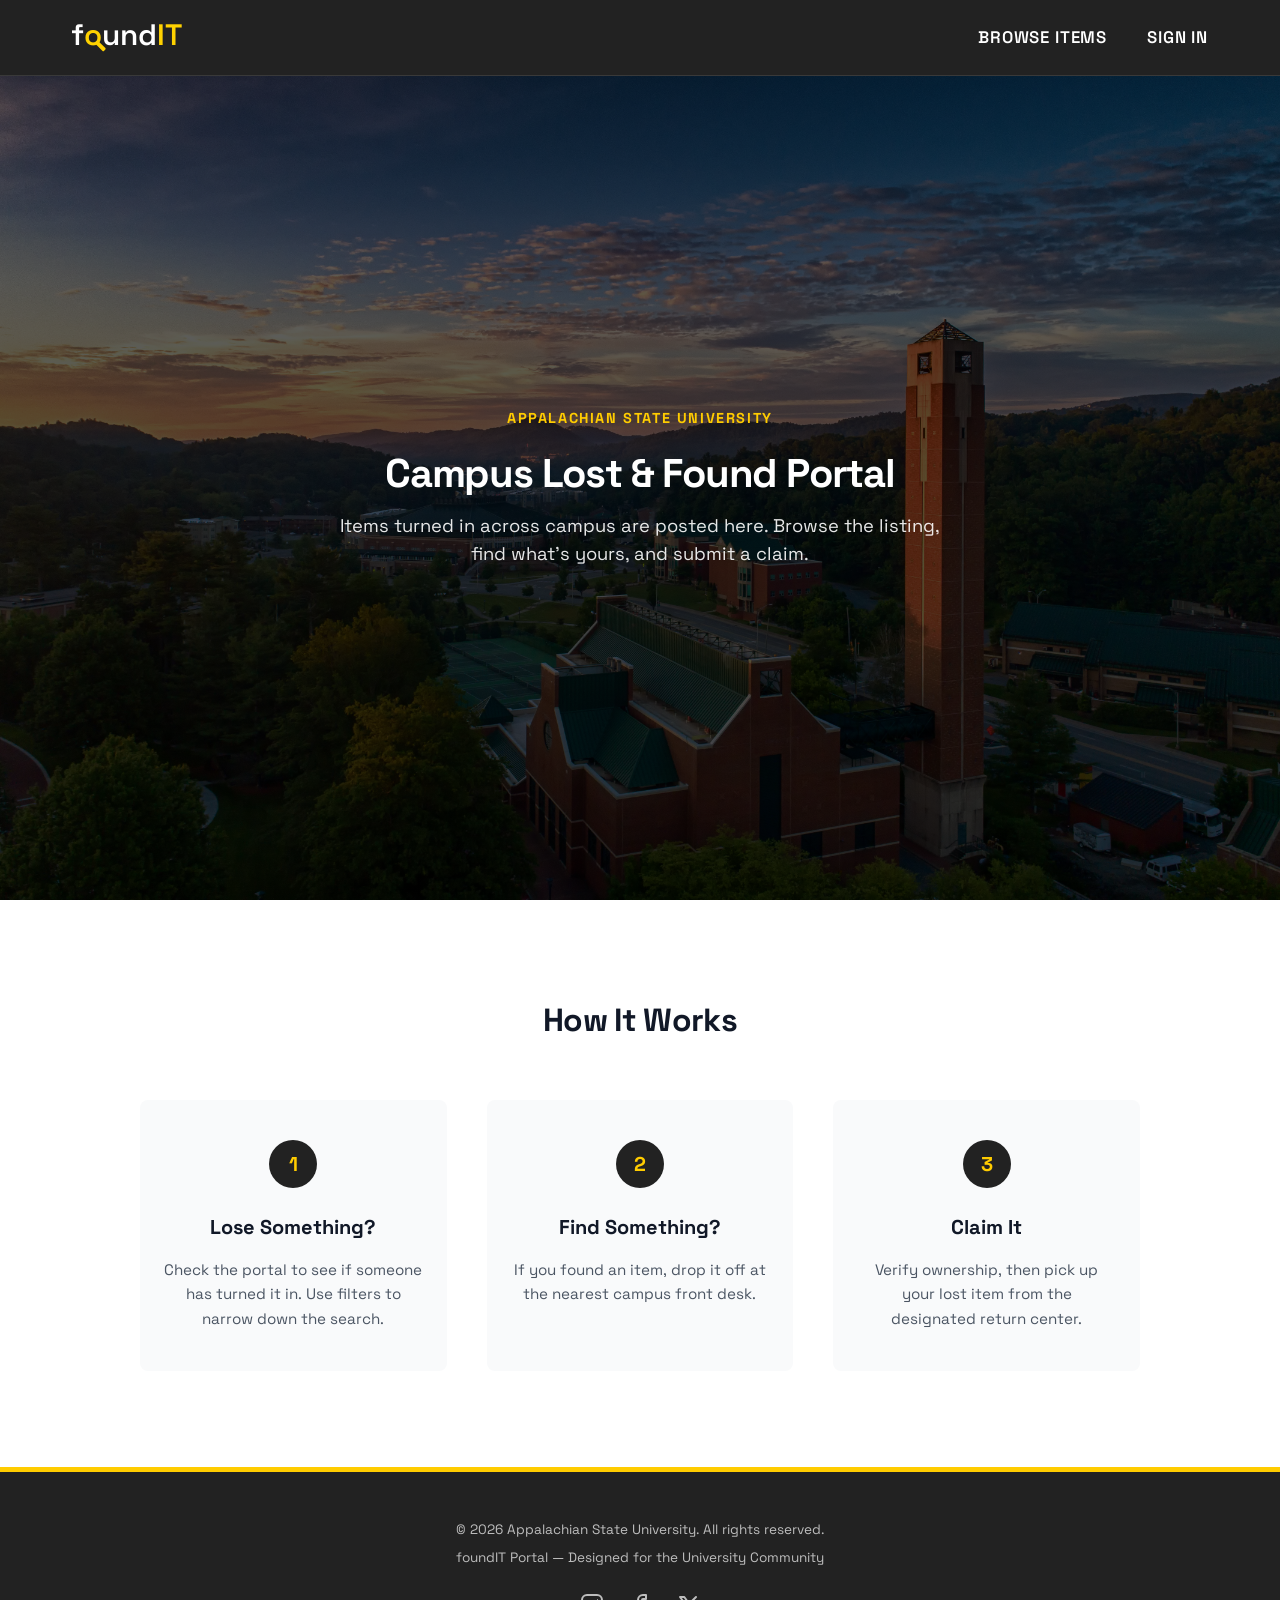
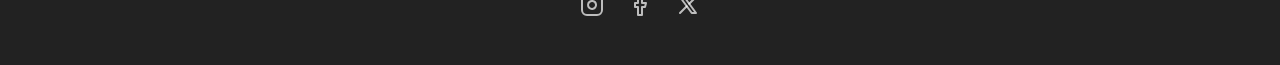
<file: src/main/resources/static/index.html>
<!doctype html>
<html lang="en">
  <head>
    <meta charset="UTF-8" />
    <meta name="viewport" content="width=device-width, initial-scale=1.0" />
    <meta
      name="description"
      content="Campus Lost & Found Portal for Appalachian State University."
    />
    <title>foundIT</title>
    <link rel="preconnect" href="https://fonts.googleapis.com" />
    <link rel="preconnect" href="https://fonts.gstatic.com" crossorigin />
    <link
      href="https://fonts.googleapis.com/css2?family=Inter:wght@400;500;600;700&family=Space+Grotesk:wght@400;500;600;700&display=swap"
      rel="stylesheet"
    />
    <link rel="stylesheet" href="css/main.css" />
  </head>

  <body>
    <nav class="top-nav">
      <div class="nav-container">
        <button
          type="button"
          id="nav-toggle-btn"
          class="nav-toggle"
          aria-label="Toggle navigation"
        >
          <svg
            xmlns="http://www.w3.org/2000/svg"
            width="24"
            height="24"
            viewBox="0 0 24 24"
            fill="none"
            stroke="currentColor"
            stroke-width="2"
            stroke-linecap="round"
            stroke-linejoin="round"
            aria-hidden="true"
          >
            <line x1="3" y1="6" x2="21" y2="6" />
            <line x1="3" y1="12" x2="21" y2="12" />
            <line x1="3" y1="18" x2="21" y2="18" />
          </svg>
        </button>

        <div class="nav-left">
          <a href="index.html" class="nav-brand">
            <img
              src="assets/logo.svg"
              alt="foundIT Logo"
              class="nav-logo"
              width="200"
              height="51"
            />
          </a>
        </div>

        <div class="nav-actions">
          <div class="nav-links">
            <a href="browse.html" class="nav-link">Browse Items</a>
            <a href="admin.html" id="nav-staff-link" class="nav-link" hidden>
              Create Listing
            </a>
            <a href="claimed.html" id="nav-claimed-link" class="nav-link" hidden>
              Claimed
            </a>
            <a href="index.html" id="nav-signout-link" class="nav-link" hidden>
              Sign Out
            </a>
          </div>
          <a href="signin.html" id="nav-auth-link" class="btn btn-primary">
            Sign In
          </a>
        </div>
      </div>
    </nav>

    <main class="hero-section">
      <div class="hero-content">
        <p class="location-tag">Appalachian State University</p>

        <div class="hero-text">
          <h1 class="hero-title">Campus Lost &amp; Found Portal</h1>
          <p class="hero-subtitle">
            Items turned in across campus are posted here. Browse the listing,
            find what's yours, and submit a claim.
          </p>
        </div>
      </div>
    </main>

    <section class="info-section">
      <div class="info-container">
        <h2 class="section-title">How It Works</h2>
        <div class="steps-grid">
          <div class="step-card">
            <div class="step-icon">1</div>
            <h3 class="step-title">Lose Something?</h3>
            <p class="step-desc">
              Check the portal to see if someone has turned it in. Use filters
              to narrow down the search.
            </p>
          </div>
          <div class="step-card">
            <div class="step-icon">2</div>
            <h3 class="step-title">Find Something?</h3>
            <p class="step-desc">
              If you found an item, drop it off at the nearest campus front
              desk.
            </p>
          </div>

          <div class="step-card">
            <div class="step-icon">3</div>
            <h3 class="step-title">Claim It</h3>
            <p class="step-desc">
              Verify ownership, then pick up your lost item from the designated
              return center.
            </p>
          </div>
        </div>
      </div>
    </section>

    <footer class="main-footer">
      <div class="footer-content">
        <p>&copy; 2026 Appalachian State University. All rights reserved.</p>
        <p>foundIT Portal &mdash; Designed for the University Community</p>

        <div class="footer-socials">
          <a
            href="https://www.instagram.com/appstate/"
            target="_blank"
            rel="noopener noreferrer"
            class="social-icon"
            aria-label="App State Instagram"
          >
            <svg
              xmlns="http://www.w3.org/2000/svg"
              width="24"
              height="24"
              viewBox="0 0 24 24"
              fill="none"
              stroke="currentColor"
              stroke-width="2"
              stroke-linecap="round"
              stroke-linejoin="round"
              aria-hidden="true"
            >
              <rect x="2" y="2" width="20" height="20" rx="5" />
              <path d="M16 11.37A4 4 0 1 1 12.63 8 4 4 0 0 1 16 11.37z" />
              <circle
                cx="17.5"
                cy="6.5"
                r="0.5"
                fill="currentColor"
                stroke="none"
              />
            </svg>
          </a>

          <a
            href="https://www.facebook.com/appalachianstateuniversity/"
            target="_blank"
            rel="noopener noreferrer"
            class="social-icon"
            aria-label="App State Facebook"
          >
            <svg
              xmlns="http://www.w3.org/2000/svg"
              width="24"
              height="24"
              viewBox="0 0 24 24"
              fill="none"
              stroke="currentColor"
              stroke-width="2"
              stroke-linecap="round"
              stroke-linejoin="round"
              aria-hidden="true"
            >
              <path
                d="M18 2h-3a5 5 0 0 0-5 5v3H7v4h3v8h4v-8h3l1-4h-4V7a1 1 0 0 1 1-1h3z"
              />
            </svg>
          </a>

          <a
            href="https://twitter.com/appstate"
            target="_blank"
            rel="noopener noreferrer"
            class="social-icon"
            aria-label="App State X (Twitter)"
          >
            <svg
              xmlns="http://www.w3.org/2000/svg"
              width="24"
              height="24"
              viewBox="0 0 24 24"
              fill="none"
              stroke="currentColor"
              stroke-width="2"
              stroke-linecap="round"
              stroke-linejoin="round"
              aria-hidden="true"
            >
              <path d="M4 4l11.733 16h4.267l-11.733-16z" />
              <path d="M4 20l6.768-6.768m2.46-2.46l6.772-6.772" />
            </svg>
          </a>
        </div>
      </div>
    </footer>
    <script src="js/main.js"></script>
  </body>
</html>
</file>
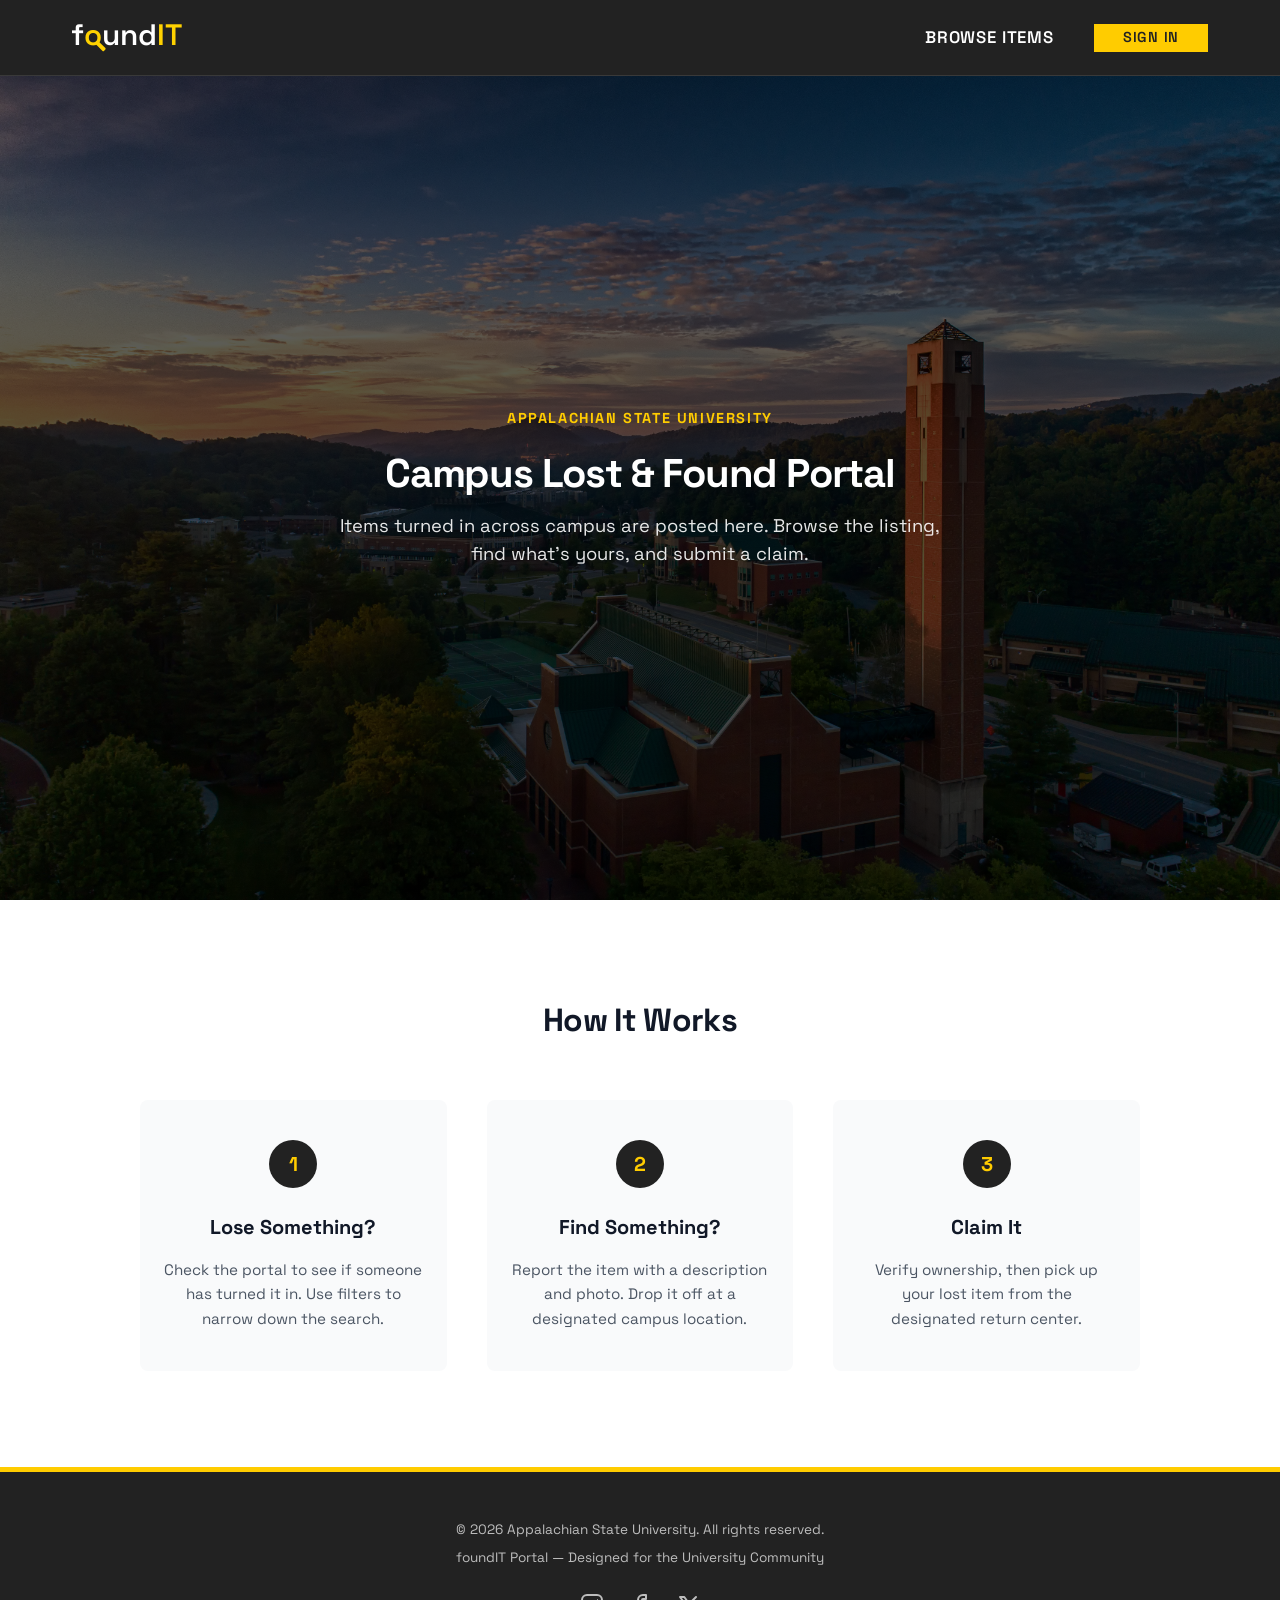
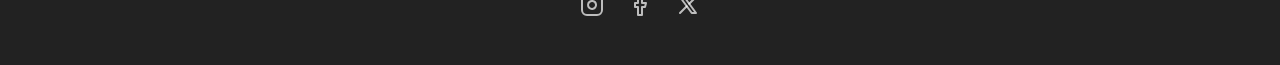
<file: src/main/resources/static/pages/index.html>
<!doctype html>
<html lang="en">
  <head>
    <meta charset="UTF-8" />
    <meta name="viewport" content="width=device-width, initial-scale=1.0" />
    <meta
      name="description"
      content="Campus Lost & Found Portal for Appalachian State University."
    />
    <title>foundIT</title>
    <link rel="preconnect" href="https://fonts.googleapis.com" />
    <link rel="preconnect" href="https://fonts.gstatic.com" crossorigin />
    <link
      href="https://fonts.googleapis.com/css2?family=Inter:wght@400;500;600;700&family=Space+Grotesk:wght@400;500;600;700&display=swap"
      rel="stylesheet"
    />
    <link rel="stylesheet" href="../css/main.css" />
  </head>

  <body>
    <nav class="top-nav">
      <div class="nav-container">
        <button
          type="button"
          id="nav-toggle-btn"
          class="nav-toggle"
          aria-label="Toggle navigation"
        >
          <svg
            xmlns="http://www.w3.org/2000/svg"
            width="24"
            height="24"
            viewBox="0 0 24 24"
            fill="none"
            stroke="currentColor"
            stroke-width="2"
            stroke-linecap="round"
            stroke-linejoin="round"
            aria-hidden="true"
          >
            <line x1="3" y1="6" x2="21" y2="6" />
            <line x1="3" y1="12" x2="21" y2="12" />
            <line x1="3" y1="18" x2="21" y2="18" />
          </svg>
        </button>

        <div class="nav-left">
          <a href="index.html" class="nav-brand">
            <img
              src="../assets/logo.svg"
              alt="foundIT Logo"
              class="nav-logo"
              width="200"
              height="51"
            />
          </a>
        </div>

        <div class="nav-actions">
          <div class="nav-links">
            <a href="browse.html" class="nav-link">Browse Items</a>
          </div>
          <a href="signin.html" class="btn btn-primary">Sign In</a>
        </div>
      </div>
    </nav>

    <main class="hero-section">
      <div class="hero-content">
        <p class="location-tag">Appalachian State University</p>

        <div class="hero-text">
          <h1 class="hero-title">Campus Lost &amp; Found Portal</h1>
          <p class="hero-subtitle">
            Items turned in across campus are posted here. Browse the listing,
            find what's yours, and submit a claim.
          </p>
        </div>
      </div>
    </main>

    <section class="info-section">
      <div class="info-container">
        <h2 class="section-title">How It Works</h2>
        <div class="steps-grid">
          <div class="step-card">
            <div class="step-icon">1</div>
            <h3 class="step-title">Lose Something?</h3>
            <p class="step-desc">
              Check the portal to see if someone has turned it in. Use filters
              to narrow down the search.
            </p>
          </div>
          <div class="step-card">
            <div class="step-icon">2</div>
            <h3 class="step-title">Find Something?</h3>
            <p class="step-desc">
              Report the item with a description and photo. Drop it off at a
              designated campus location.
            </p>
          </div>

          <div class="step-card">
            <div class="step-icon">3</div>
            <h3 class="step-title">Claim It</h3>
            <p class="step-desc">
              Verify ownership, then pick up your lost item from the designated
              return center.
            </p>
          </div>
        </div>
      </div>
    </section>

    <footer class="main-footer">
      <div class="footer-content">
        <p>&copy; 2026 Appalachian State University. All rights reserved.</p>
        <p>foundIT Portal &mdash; Designed for the University Community</p>

        <div class="footer-socials">
          <a
            href="https://www.instagram.com/appstate/"
            target="_blank"
            rel="noopener noreferrer"
            class="social-icon"
            aria-label="App State Instagram"
          >
            <svg
              xmlns="http://www.w3.org/2000/svg"
              width="24"
              height="24"
              viewBox="0 0 24 24"
              fill="none"
              stroke="currentColor"
              stroke-width="2"
              stroke-linecap="round"
              stroke-linejoin="round"
              aria-hidden="true"
            >
              <rect x="2" y="2" width="20" height="20" rx="5" />
              <path d="M16 11.37A4 4 0 1 1 12.63 8 4 4 0 0 1 16 11.37z" />
              <circle
                cx="17.5"
                cy="6.5"
                r="0.5"
                fill="currentColor"
                stroke="none"
              />
            </svg>
          </a>

          <a
            href="https://www.facebook.com/appalachianstateuniversity/"
            target="_blank"
            rel="noopener noreferrer"
            class="social-icon"
            aria-label="App State Facebook"
          >
            <svg
              xmlns="http://www.w3.org/2000/svg"
              width="24"
              height="24"
              viewBox="0 0 24 24"
              fill="none"
              stroke="currentColor"
              stroke-width="2"
              stroke-linecap="round"
              stroke-linejoin="round"
              aria-hidden="true"
            >
              <path
                d="M18 2h-3a5 5 0 0 0-5 5v3H7v4h3v8h4v-8h3l1-4h-4V7a1 1 0 0 1 1-1h3z"
              />
            </svg>
          </a>

          <a
            href="https://twitter.com/appstate"
            target="_blank"
            rel="noopener noreferrer"
            class="social-icon"
            aria-label="App State X (Twitter)"
          >
            <svg
              xmlns="http://www.w3.org/2000/svg"
              width="24"
              height="24"
              viewBox="0 0 24 24"
              fill="none"
              stroke="currentColor"
              stroke-width="2"
              stroke-linecap="round"
              stroke-linejoin="round"
              aria-hidden="true"
            >
              <path d="M4 4l11.733 16h4.267l-11.733-16z" />
              <path d="M4 20l6.768-6.768m2.46-2.46l6.772-6.772" />
            </svg>
          </a>
        </div>
      </div>
    </footer>
    <script src="../js/main.js"></script>
  </body>
</html>
</file>
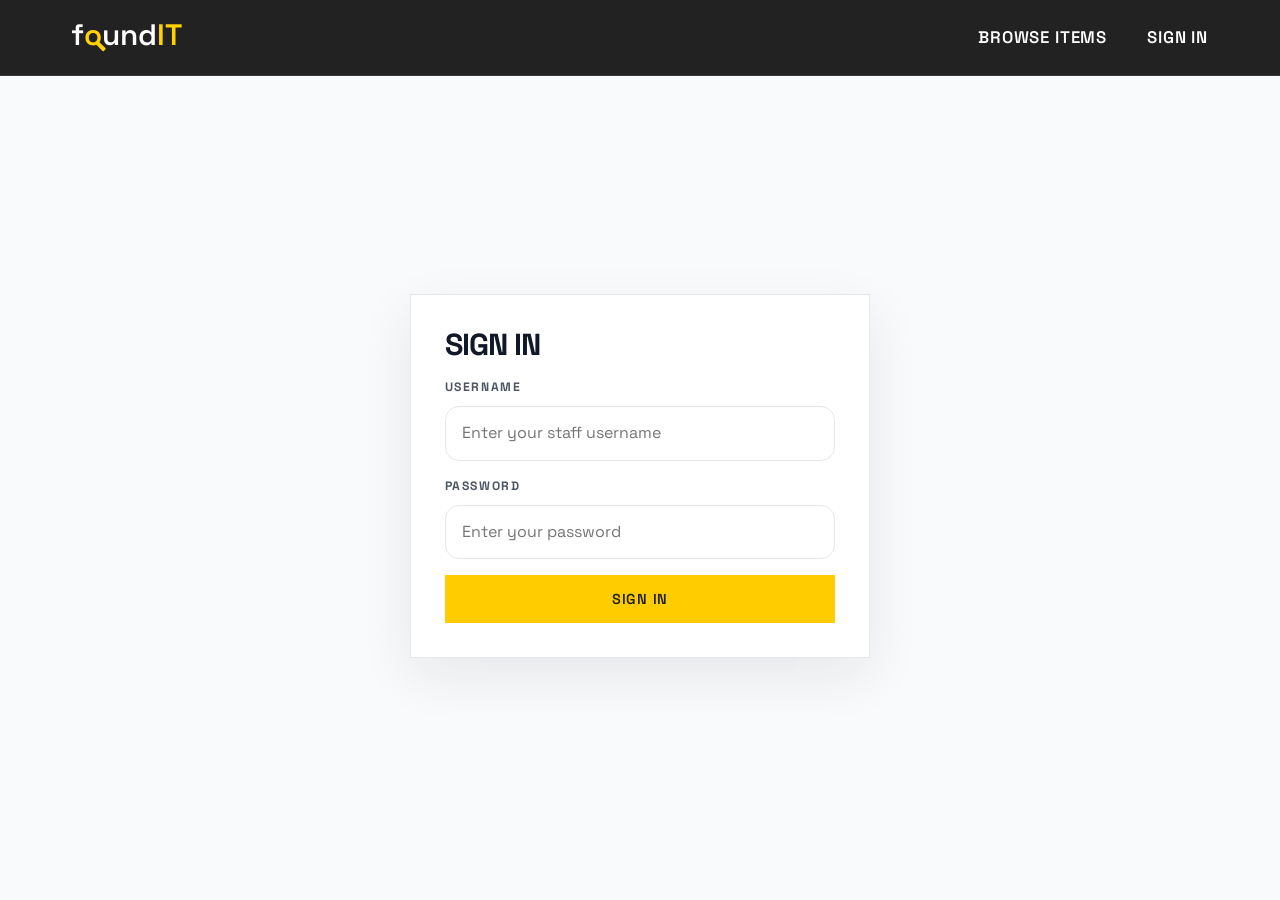
<file: src/main/resources/static/admin.html>
<!doctype html>
<html lang="en">
  <head>
    <meta charset="UTF-8" />
    <meta name="viewport" content="width=device-width, initial-scale=1.0" />
    <meta
      name="description"
      content="Simple staff page for desk workers and admins."
    />
    <title>foundIT Staff Page</title>
    <link rel="preconnect" href="https://fonts.googleapis.com" />
    <link rel="preconnect" href="https://fonts.gstatic.com" crossorigin />
    <link
      href="https://fonts.googleapis.com/css2?family=Inter:wght@400;500;600;700&family=Space+Grotesk:wght@400;500;600;700&display=swap"
      rel="stylesheet"
    />
    <link rel="stylesheet" href="css/main.css" />
  </head>

  <body data-page="admin">
    <nav class="top-nav">
      <div class="nav-container">
        <button
          type="button"
          id="nav-toggle-btn"
          class="nav-toggle"
          aria-label="Toggle navigation"
        >
          <svg
            xmlns="http://www.w3.org/2000/svg"
            width="24"
            height="24"
            viewBox="0 0 24 24"
            fill="none"
            stroke="currentColor"
            stroke-width="2"
            stroke-linecap="round"
            stroke-linejoin="round"
            aria-hidden="true"
          >
            <line x1="3" y1="6" x2="21" y2="6" />
            <line x1="3" y1="12" x2="21" y2="12" />
            <line x1="3" y1="18" x2="21" y2="18" />
          </svg>
        </button>

        <div class="nav-left">
          <a href="index.html" class="nav-brand">
            <img
              src="assets/logo.svg"
              alt="foundIT Logo"
              class="nav-logo"
              width="200"
              height="51"
            />
          </a>
        </div>

        <div class="nav-actions">
          <div class="nav-links">
            <a href="browse.html" class="nav-link">Browse Items</a>
            <a href="admin.html" id="nav-staff-link" class="nav-link" hidden>
              Create Listing
            </a>
            <a href="claimed.html" id="nav-claimed-link" class="nav-link" hidden>
              Claimed
            </a>
            <a href="index.html" id="nav-signout-link" class="nav-link" hidden>
              Sign Out
            </a>
          </div>
          <a href="signin.html" id="nav-auth-link" class="btn btn-primary">
            Sign In
          </a>
        </div>
      </div>
    </nav>

    <main class="admin-page">
      <section class="admin-simple-shell">
        <header class="admin-simple-header">
          <h1 class="admin-simple-title">Worker and Admin Page</h1>
        </header>

        <section class="admin-simple-card">
          <h2 class="admin-simple-section-title">Post Found Item</h2>
          <form id="admin-create-form" class="admin-simple-form">
            <label class="filter-group">
              <span class="filter-label">Item Name</span>
              <input
                class="filter-input"
                type="text"
                name="itemType"
                placeholder="Black backpack"
                required
              />
            </label>

            <label class="filter-group">
              <span class="filter-label">Description</span>
              <textarea
                class="filter-input filter-textarea"
                name="desc"
                placeholder="Short description of the item"
                required
              ></textarea>
            </label>

            <label class="filter-group">
              <span class="filter-label">Category</span>
              <select class="filter-select" name="category" required>
                <option value="">Select a category</option>
                <option value="Electronics">Electronics</option>
                <option value="IDs & Cards">IDs & Cards</option>
                <option value="Bags">Bags</option>
                <option value="Keys & Wallets">Keys & Wallets</option>
                <option value="Clothing">Clothing</option>
                <option value="School Supplies">School Supplies</option>
                <option value="Personal Items">Personal Items</option>
                <option value="Other">Other</option>
              </select>
            </label>

            <label class="filter-group">
              <span class="filter-label">Found Near</span>
              <select class="filter-select" name="loc" required>
                <option value="">Select a location</option>
                <option value="Belk Library">Belk Library</option>
                <option value="Plemmons Student Union">
                  Plemmons Student Union
                </option>
                <option value="Student Recreation Center">
                  Student Recreation Center
                </option>
                <option value="Peacock Hall">Peacock Hall</option>
                <option value="Kidd Brewer Stadium">Kidd Brewer Stadium</option>
                <option value="Sanford Mall">Sanford Mall</option>
              </select>
            </label>

            <label class="filter-group">
              <span class="filter-label">Returned To</span>
              <select class="filter-select" name="returnTo" required>
                <option value="">Select a front desk</option>
                <option value="Belk Library Front Desk">
                  Belk Library Front Desk
                </option>
                <option value="Plemmons Student Union Information Desk">
                  Plemmons Student Union Information Desk
                </option>
                <option value="Student Recreation Center Front Desk">
                  Student Recreation Center Front Desk
                </option>
                <option value="Peacock Hall Main Office Front Desk">
                  Peacock Hall Main Office Front Desk
                </option>
                <option value="Kidd Brewer Stadium Guest Services Desk">
                  Kidd Brewer Stadium Guest Services Desk
                </option>
              </select>
            </label>

            <button type="submit" class="btn btn-primary">
              Create Listing
            </button>
          </form>
          <div id="admin-status" class="status-banner" hidden></div>
        </section>
      </section>
    </main>

    <script src="js/main.js"></script>
  </body>
</html>
</file>
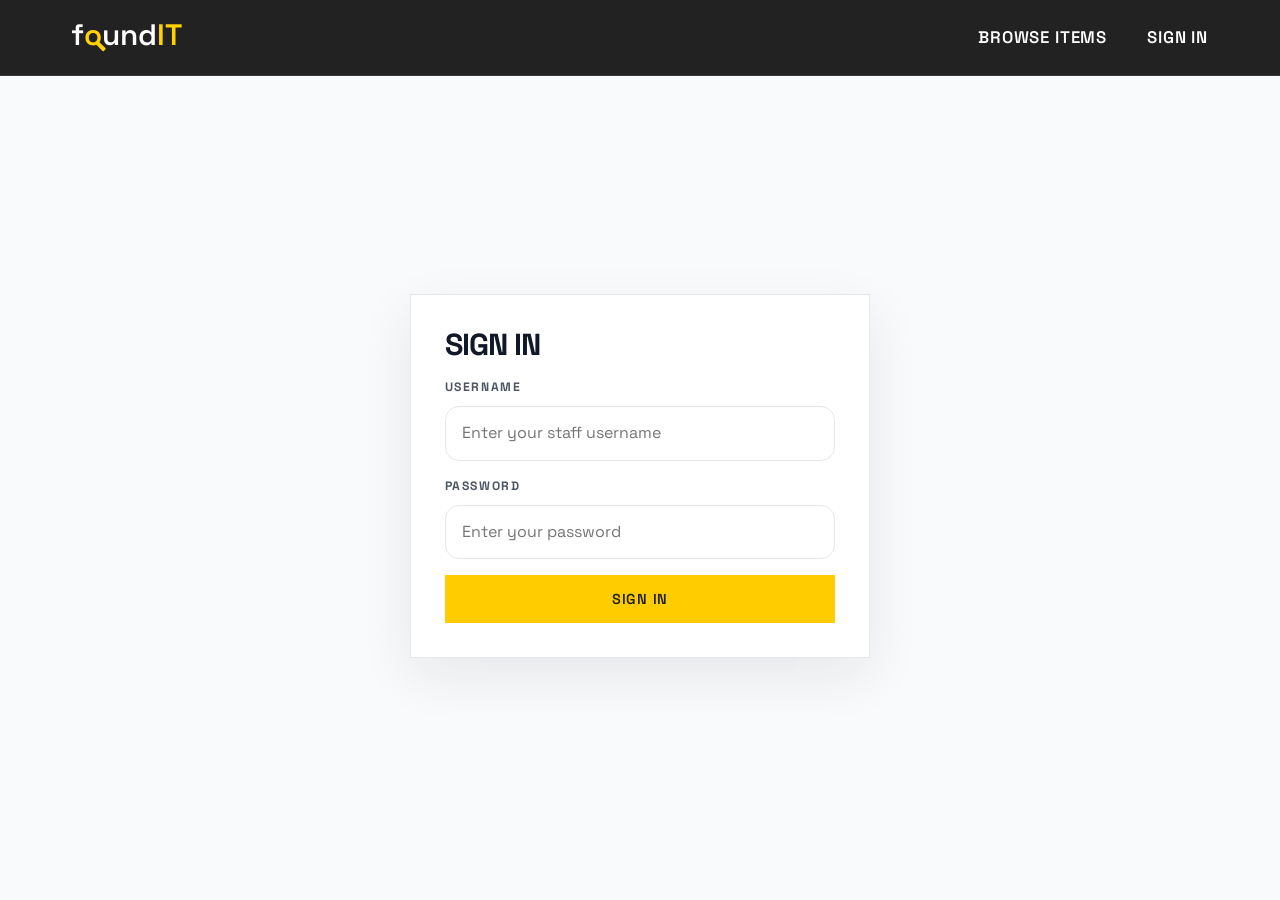
<file: src/main/resources/static/claimed.html>
<!doctype html>
<html lang="en">
  <head>
    <meta charset="UTF-8" />
    <meta name="viewport" content="width=device-width, initial-scale=1.0" />
    <meta
      name="description"
      content="Staff-only view of claimed campus lost-and-found items."
    />
    <title>foundIT Claimed Items</title>
    <link rel="preconnect" href="https://fonts.googleapis.com" />
    <link rel="preconnect" href="https://fonts.gstatic.com" crossorigin />
    <link
      href="https://fonts.googleapis.com/css2?family=Inter:wght@400;500;600;700&family=Space+Grotesk:wght@400;500;600;700&display=swap"
      rel="stylesheet"
    />
    <link rel="stylesheet" href="css/main.css" />
  </head>

  <body data-page="claimed">
    <nav class="top-nav">
      <div class="nav-container">
        <button
          type="button"
          id="nav-toggle-btn"
          class="nav-toggle"
          aria-label="Toggle navigation"
        >
          <svg
            xmlns="http://www.w3.org/2000/svg"
            width="24"
            height="24"
            viewBox="0 0 24 24"
            fill="none"
            stroke="currentColor"
            stroke-width="2"
            stroke-linecap="round"
            stroke-linejoin="round"
            aria-hidden="true"
          >
            <line x1="3" y1="6" x2="21" y2="6" />
            <line x1="3" y1="12" x2="21" y2="12" />
            <line x1="3" y1="18" x2="21" y2="18" />
          </svg>
        </button>

        <div class="nav-left">
          <a href="index.html" class="nav-brand">
            <img
              src="assets/logo.svg"
              alt="foundIT Logo"
              class="nav-logo"
              width="200"
              height="51"
            />
          </a>
        </div>

        <div class="nav-actions">
          <div class="nav-links">
            <a href="browse.html" class="nav-link">Browse Items</a>
            <a href="admin.html" id="nav-staff-link" class="nav-link" hidden>
              Create Listing
            </a>
            <a
              href="claimed.html"
              id="nav-claimed-link"
              class="nav-link"
              hidden
            >
              Claimed
            </a>
            <a href="index.html" id="nav-signout-link" class="nav-link" hidden>
              Sign Out
            </a>
          </div>
          <a href="signin.html" id="nav-auth-link" class="btn btn-primary">
            Sign In
          </a>
        </div>
      </div>
    </nav>

    <main class="browse-page">
      <section class="claimed-shell">
        <section class="browse-results" aria-label="Claimed items">
          <div class="browse-results-header">
            <div>
              <p class="section-eyebrow">Staff Claims</p>
              <h2>Claimed items</h2>
            </div>
          </div>

          <div id="claimed-status" class="status-banner" hidden></div>
          <div id="claimedGrid" class="item-grid" aria-live="polite"></div>
        </section>
      </section>
    </main>

    <script src="js/main.js"></script>
  </body>
</html>
</file>
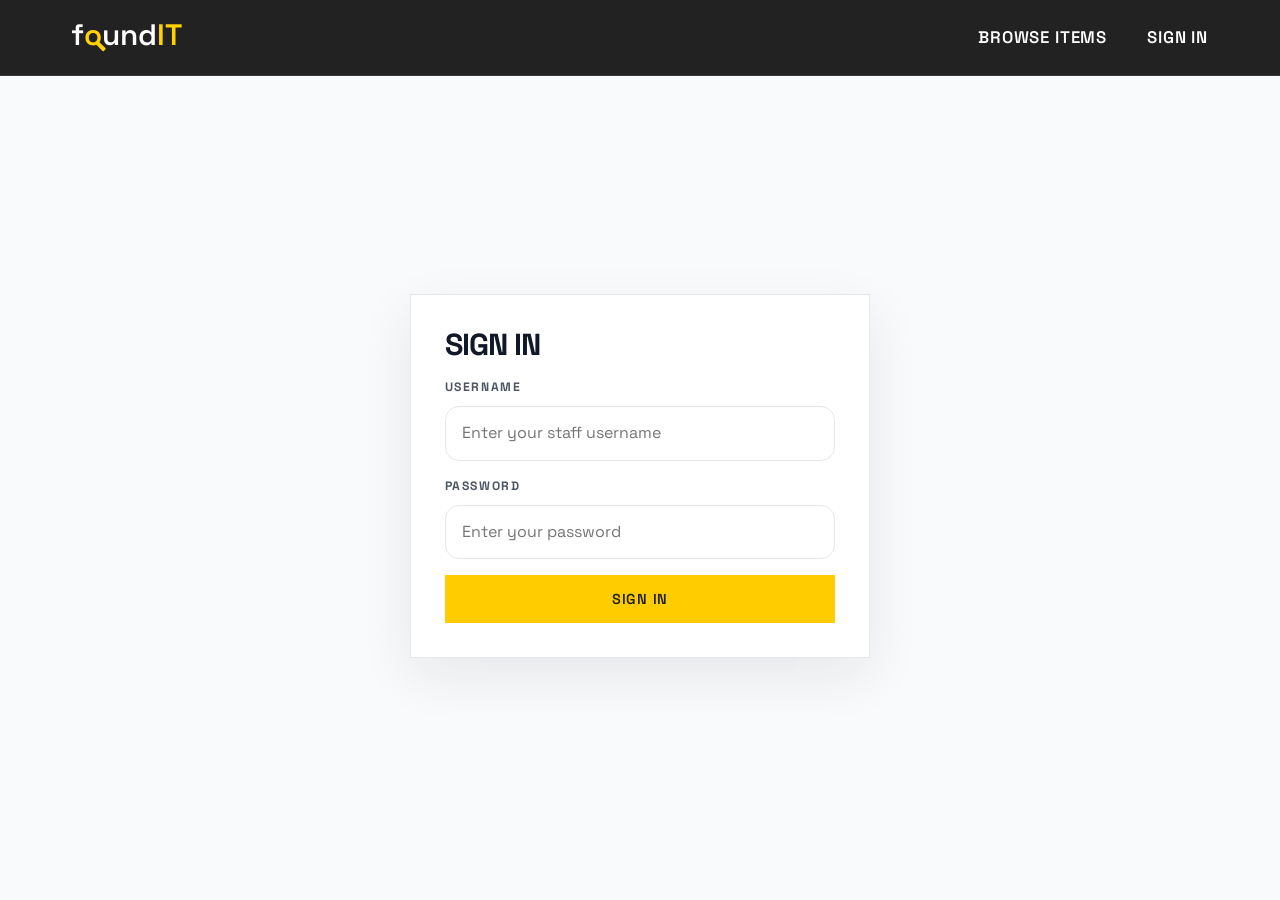
<file: src/main/resources/static/signin.html>
<!doctype html>
<html lang="en">
  <head>
    <meta charset="UTF-8" />
    <meta name="viewport" content="width=device-width, initial-scale=1.0" />
    <meta
      name="description"
      content="Staff sign-in portal for desk workers and administrators."
    />
    <title>foundIT Staff Sign In</title>
    <link rel="preconnect" href="https://fonts.googleapis.com" />
    <link rel="preconnect" href="https://fonts.gstatic.com" crossorigin />
    <link
      href="https://fonts.googleapis.com/css2?family=Inter:wght@400;500;600;700&family=Space+Grotesk:wght@400;500;600;700&display=swap"
      rel="stylesheet"
    />
    <link rel="stylesheet" href="css/main.css" />
  </head>

  <body>
    <nav class="top-nav">
      <div class="nav-container">
        <button
          type="button"
          id="nav-toggle-btn"
          class="nav-toggle"
          aria-label="Toggle navigation"
        >
          <svg
            xmlns="http://www.w3.org/2000/svg"
            width="24"
            height="24"
            viewBox="0 0 24 24"
            fill="none"
            stroke="currentColor"
            stroke-width="2"
            stroke-linecap="round"
            stroke-linejoin="round"
            aria-hidden="true"
          >
            <line x1="3" y1="6" x2="21" y2="6" />
            <line x1="3" y1="12" x2="21" y2="12" />
            <line x1="3" y1="18" x2="21" y2="18" />
          </svg>
        </button>

        <div class="nav-left">
          <a href="index.html" class="nav-brand">
            <img
              src="assets/logo.svg"
              alt="foundIT Logo"
              class="nav-logo"
              width="200"
              height="51"
            />
          </a>
        </div>

        <div class="nav-actions">
          <div class="nav-links">
            <a href="browse.html" class="nav-link">Browse Items</a>
            <a href="admin.html" id="nav-staff-link" class="nav-link" hidden>
              Create Listing
            </a>
            <a href="claimed.html" id="nav-claimed-link" class="nav-link" hidden>
              Claimed
            </a>
            <a href="index.html" id="nav-signout-link" class="nav-link" hidden>
              Sign Out
            </a>
          </div>
          <a href="signin.html" id="nav-auth-link" class="btn btn-primary">
            Sign In
          </a>
        </div>
      </div>
    </nav>

    <main class="auth-page">
      <section class="auth-shell">
        <section class="auth-card" aria-labelledby="staff-signin-heading">
          <h2 id="staff-signin-heading" class="auth-card-title">SIGN IN</h2>

          <form id="staff-signin-form" class="staff-signin-form">
            <label class="auth-field">
              <span class="filter-label">Username</span>
              <input
                class="filter-input"
                type="text"
                name="username"
                autocomplete="username"
                placeholder="Enter your staff username"
                required
              />
            </label>

            <label class="auth-field">
              <span class="filter-label">Password</span>
              <input
                class="filter-input"
                type="password"
                name="password"
                autocomplete="current-password"
                placeholder="Enter your password"
                required
              />
            </label>

            <button type="submit" class="btn btn-primary auth-submit">
              Sign In
            </button>
          </form>
          <div id="signin-status" class="status-banner" hidden></div>
        </section>
      </section>
    </main>

    <script src="js/main.js"></script>
  </body>
</html>
</file>
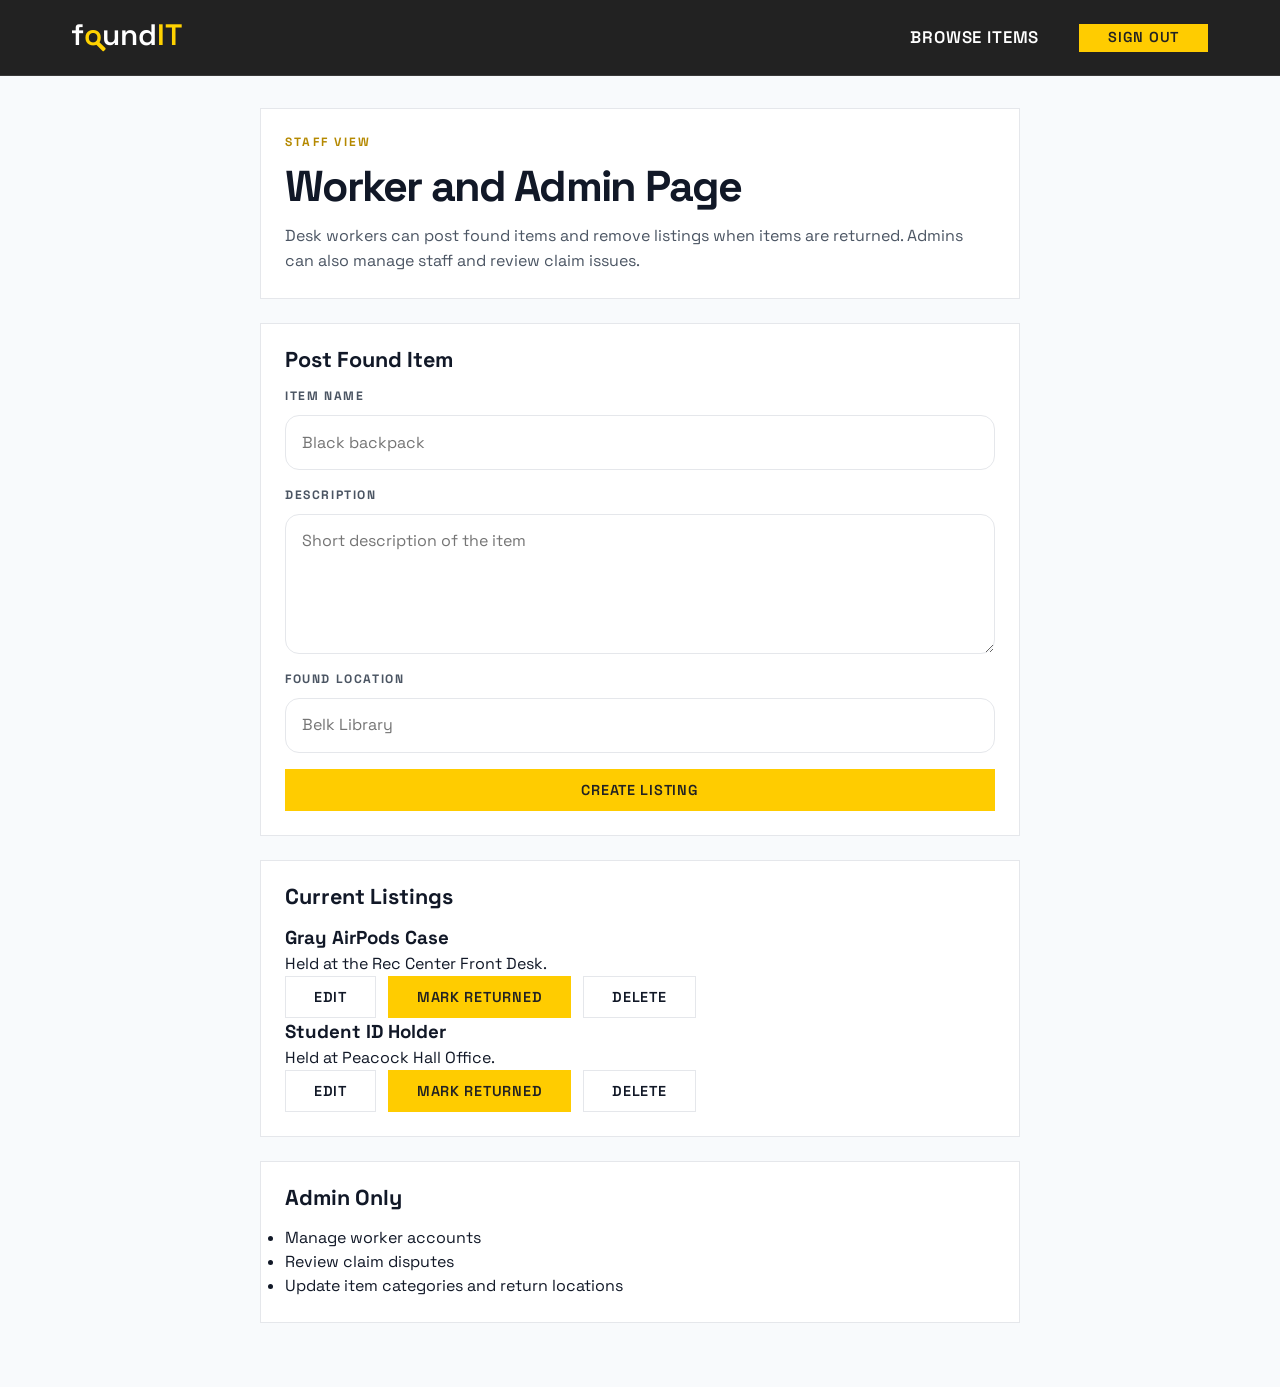
<file: src/main/resources/static/pages/admin.html>
<!doctype html>
<html lang="en">
  <head>
    <meta charset="UTF-8" />
    <meta name="viewport" content="width=device-width, initial-scale=1.0" />
    <meta
      name="description"
      content="Simple staff page for desk workers and admins."
    />
    <title>foundIT Staff Page</title>
    <link rel="preconnect" href="https://fonts.googleapis.com" />
    <link rel="preconnect" href="https://fonts.gstatic.com" crossorigin />
    <link
      href="https://fonts.googleapis.com/css2?family=Inter:wght@400;500;600;700&family=Space+Grotesk:wght@400;500;600;700&display=swap"
      rel="stylesheet"
    />
    <link rel="stylesheet" href="../css/main.css" />
  </head>

  <body>
    <nav class="top-nav">
      <div class="nav-container">
        <button
          type="button"
          id="nav-toggle-btn"
          class="nav-toggle"
          aria-label="Toggle navigation"
        >
          <svg
            xmlns="http://www.w3.org/2000/svg"
            width="24"
            height="24"
            viewBox="0 0 24 24"
            fill="none"
            stroke="currentColor"
            stroke-width="2"
            stroke-linecap="round"
            stroke-linejoin="round"
            aria-hidden="true"
          >
            <line x1="3" y1="6" x2="21" y2="6" />
            <line x1="3" y1="12" x2="21" y2="12" />
            <line x1="3" y1="18" x2="21" y2="18" />
          </svg>
        </button>

        <div class="nav-left">
          <a href="index.html" class="nav-brand">
            <img
              src="../assets/logo.svg"
              alt="foundIT Logo"
              class="nav-logo"
              width="200"
              height="51"
            />
          </a>
        </div>

        <div class="nav-actions">
          <div class="nav-links">
            <a href="browse.html" class="nav-link">Browse Items</a>
          </div>
          <a href="signin.html" class="btn btn-primary">Sign Out</a>
        </div>
      </div>
    </nav>

    <main class="admin-page">
      <section class="admin-simple-shell">
        <header class="admin-simple-header">
          <p class="section-eyebrow">Staff View</p>
          <h1 class="admin-simple-title">Worker and Admin Page</h1>
          <p class="admin-simple-copy">
            Desk workers can post found items and remove listings when items are
            returned. Admins can also manage staff and review claim issues.
          </p>
        </header>

        <section class="admin-simple-card">
          <h2 class="admin-simple-section-title">Post Found Item</h2>
          <form class="admin-simple-form">
            <label class="filter-group">
              <span class="filter-label">Item Name</span>
              <input
                class="filter-input"
                type="text"
                name="itemName"
                placeholder="Black backpack"
              />
            </label>

            <label class="filter-group">
              <span class="filter-label">Description</span>
              <textarea
                class="filter-input filter-textarea"
                name="description"
                placeholder="Short description of the item"
              ></textarea>
            </label>

            <label class="filter-group">
              <span class="filter-label">Found Location</span>
              <input
                class="filter-input"
                type="text"
                name="location"
                placeholder="Belk Library"
              />
            </label>

            <button type="button" class="btn btn-primary">
              Create Listing
            </button>
          </form>
        </section>

        <section class="admin-simple-card">
          <h2 class="admin-simple-section-title">Current Listings</h2>

          <article class="admin-simple-listing">
            <div>
              <h3>Gray AirPods Case</h3>
              <p>Held at the Rec Center Front Desk.</p>
            </div>
            <div class="admin-simple-actions">
              <button type="button" class="btn btn-secondary">Edit</button>
              <button type="button" class="btn btn-primary">
                Mark Returned
              </button>
              <button type="button" class="btn btn-secondary">Delete</button>
            </div>
          </article>

          <article class="admin-simple-listing">
            <div>
              <h3>Student ID Holder</h3>
              <p>Held at Peacock Hall Office.</p>
            </div>
            <div class="admin-simple-actions">
              <button type="button" class="btn btn-secondary">Edit</button>
              <button type="button" class="btn btn-primary">
                Mark Returned
              </button>
              <button type="button" class="btn btn-secondary">Delete</button>
            </div>
          </article>
        </section>

        <section class="admin-simple-card">
          <h2 class="admin-simple-section-title">Admin Only</h2>
          <ul class="admin-simple-list">
            <li>Manage worker accounts</li>
            <li>Review claim disputes</li>
            <li>Update item categories and return locations</li>
          </ul>
        </section>
      </section>
    </main>

    <script src="../js/main.js"></script>
  </body>
</html>
</file>
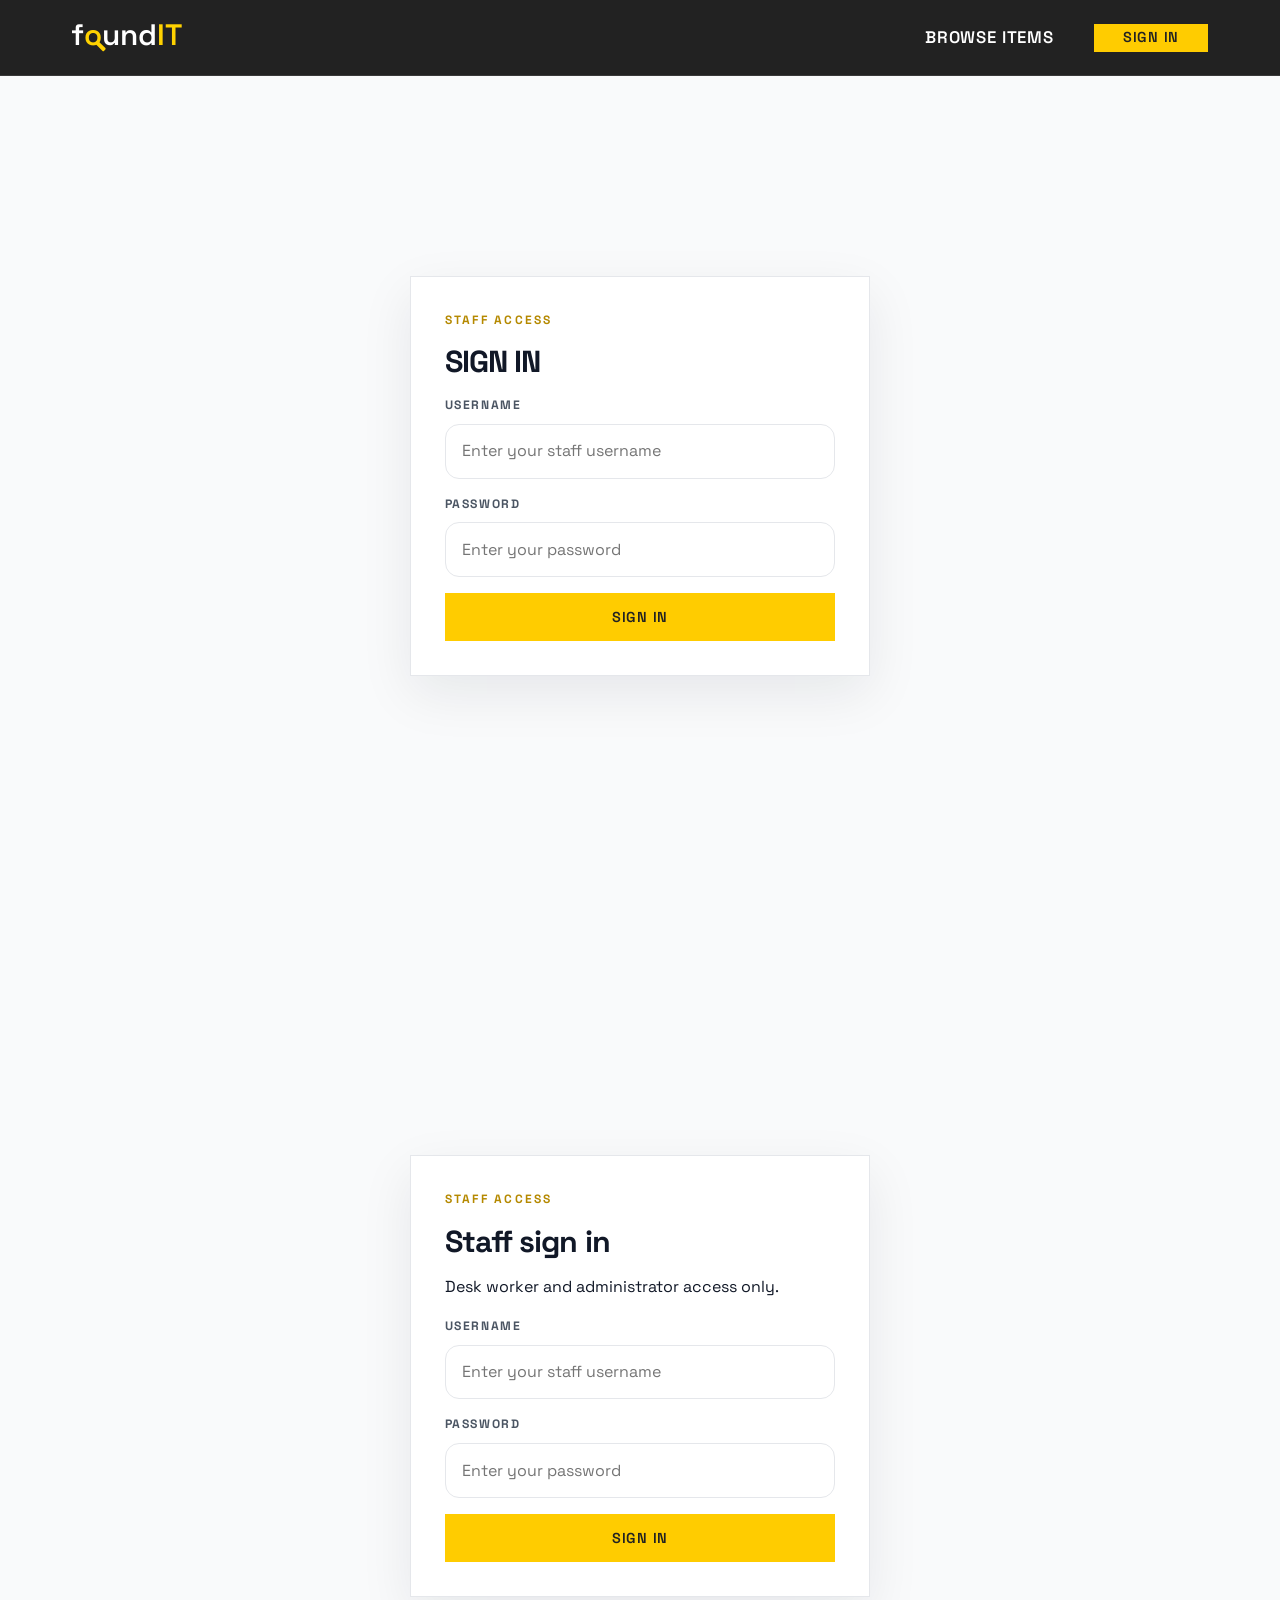
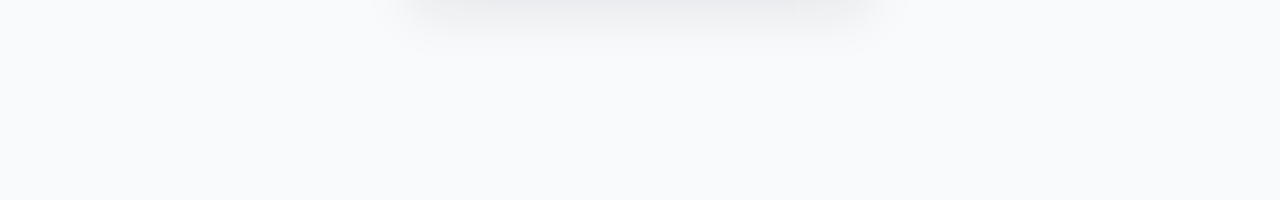
<file: src/main/resources/static/pages/signin.html>
<!doctype html>
<html lang="en">
  <head>
    <meta charset="UTF-8" />
    <meta name="viewport" content="width=device-width, initial-scale=1.0" />
    <meta
      name="description"
      content="Staff sign-in portal for desk workers and administrators."
    />
    <title>foundIT Staff Sign In</title>
    <link rel="preconnect" href="https://fonts.googleapis.com" />
    <link rel="preconnect" href="https://fonts.gstatic.com" crossorigin />
    <link
      href="https://fonts.googleapis.com/css2?family=Inter:wght@400;500;600;700&family=Space+Grotesk:wght@400;500;600;700&display=swap"
      rel="stylesheet"
    />
    <link rel="stylesheet" href="../css/main.css" />
  </head>

  <body>
    <nav class="top-nav">
      <div class="nav-container">
        <button
          type="button"
          id="nav-toggle-btn"
          class="nav-toggle"
          aria-label="Toggle navigation"
        >
          <svg
            xmlns="http://www.w3.org/2000/svg"
            width="24"
            height="24"
            viewBox="0 0 24 24"
            fill="none"
            stroke="currentColor"
            stroke-width="2"
            stroke-linecap="round"
            stroke-linejoin="round"
            aria-hidden="true"
          >
            <line x1="3" y1="6" x2="21" y2="6" />
            <line x1="3" y1="12" x2="21" y2="12" />
            <line x1="3" y1="18" x2="21" y2="18" />
          </svg>
        </button>

        <div class="nav-left">
          <a href="index.html" class="nav-brand">
            <img
              src="../assets/logo.svg"
              alt="foundIT Logo"
              class="nav-logo"
              width="200"
              height="51"
            />
          </a>
        </div>

        <div class="nav-actions">
          <div class="nav-links">
            <a href="browse.html" class="nav-link">Browse Items</a>
          </div>
          <a href="signin.html" class="btn btn-primary">Sign In</a>
        </div>
      </div>
    </nav>

    <main class="auth-page">
      <section class="auth-shell">
        <section class="auth-card" aria-labelledby="staff-signin-heading">
          <p class="section-eyebrow">Staff Access</p>
          <h2 id="staff-signin-heading" class="auth-card-title">SIGN IN</h2>
          <!-- <p class="auth-card-copy">
            Desk worker and administrator access only.
          </p> -->

          <form id="staff-signin-form" class="staff-signin-form">
            <label class="auth-field">
              <span class="filter-label">Username</span>
              <input
                class="filter-input"
                type="text"
                name="username"
                autocomplete="username"
                placeholder="Enter your staff username"
              />
            </label>

            <label class="auth-field">
              <span class="filter-label">Password</span>
              <input
                class="filter-input"
                type="password"
                name="password"
                autocomplete="current-password"
                placeholder="Enter your password"
              />
            </label>

            <button type="submit" class="btn btn-primary auth-submit">
              Sign In
            </button>
          </form>
          <div id="signin-status" class="status-banner" hidden></div>
        </section>
      </section>
    </main>

    <script src="../js/main.js"></script>
  </body>
</html>
<!doctype html>
<html lang="en">
  <head>
    <meta charset="UTF-8" />
    <meta name="viewport" content="width=device-width, initial-scale=1.0" />
    <meta
      name="description"
      content="Staff sign-in portal for desk workers and administrators."
    />
    <title>foundIT Staff Sign In</title>
    <link rel="preconnect" href="https://fonts.googleapis.com" />
    <link rel="preconnect" href="https://fonts.gstatic.com" crossorigin />
    <link
      href="https://fonts.googleapis.com/css2?family=Inter:wght@400;500;600;700&family=Space+Grotesk:wght@400;500;600;700&display=swap"
      rel="stylesheet"
    />
    <link rel="stylesheet" href="../css/main.css" />
  </head>

  <body>
    <nav class="top-nav">
      <div class="nav-container">
        <button
          type="button"
          id="nav-toggle-btn"
          class="nav-toggle"
          aria-label="Toggle navigation"
        >
          <svg
            xmlns="http://www.w3.org/2000/svg"
            width="24"
            height="24"
            viewBox="0 0 24 24"
            fill="none"
            stroke="currentColor"
            stroke-width="2"
            stroke-linecap="round"
            stroke-linejoin="round"
            aria-hidden="true"
          >
            <line x1="3" y1="6" x2="21" y2="6" />
            <line x1="3" y1="12" x2="21" y2="12" />
            <line x1="3" y1="18" x2="21" y2="18" />
          </svg>
        </button>

        <div class="nav-left">
          <a href="index.html" class="nav-brand">
            <img
              src="../assets/logo.svg"
              alt="foundIT Logo"
              class="nav-logo"
              width="200"
              height="51"
            />
          </a>
        </div>

        <div class="nav-actions">
          <div class="nav-links">
            <a href="browse.html" class="nav-link">Browse Items</a>
          </div>
          <a href="signin.html" class="btn btn-primary">Sign In</a>
        </div>
      </div>
    </nav>

    <main class="auth-page">
      <section class="auth-shell">
        <section class="auth-card" aria-labelledby="staff-signin-heading">
          <p class="section-eyebrow">Staff Access</p>
          <h2 id="staff-signin-heading" class="auth-card-title">
            Staff sign in
          </h2>
          <p class="auth-card-copy">
            Desk worker and administrator access only.
          </p>

          <form class="staff-signin-form">
            <label class="auth-field">
              <span class="filter-label">Username</span>
              <input
                class="filter-input"
                type="text"
                name="username"
                autocomplete="username"
                placeholder="Enter your staff username"
              />
            </label>

            <label class="auth-field">
              <span class="filter-label">Password</span>
              <input
                class="filter-input"
                type="password"
                name="password"
                autocomplete="current-password"
                placeholder="Enter your password"
              />
            </label>

            <button type="button" class="btn btn-primary auth-submit">
              Sign In
            </button>
          </form>
        </section>
      </section>
    </main>

    <script src="../js/main.js"></script>
  </body>
</html>
</file>
<file: src/main/resources/static/css/main.css>
:root {
  --primary-color: #222222;
  --accent-color: #ffcc00;
  --text-primary: #111827;
  --text-secondary: #4b5563;
  --bg-primary: #f9fafb;
  --bg-surface: #ffffff;
  --border-color: #e5e7eb;
  --nav-height: 76px;
  --transition-speed: 0.2s;
}

/* Base */

* {
  box-sizing: border-box;
  margin: 0;
  padding: 0;
}

body {
  font-family: "Space Grotesk", "Inter", -apple-system, BlinkMacSystemFont,
    "Segoe UI", Roboto, Helvetica, Arial, sans-serif;
  background-color: var(--bg-primary);
  color: var(--text-primary);
  line-height: 1.5;
  -webkit-font-smoothing: antialiased;
  -ms-overflow-style: none;
  scrollbar-width: none;
}

body::-webkit-scrollbar {
  display: none;
}

a {
  color: inherit;
  text-decoration: none;
}

[hidden] {
  display: none !important;
}

/* Navigation */

.top-nav {
  position: fixed;
  top: 0;
  left: 0;
  z-index: 1000;
  width: 100%;
  height: var(--nav-height);
  background-color: var(--primary-color);
  border-bottom: 1px solid rgba(255, 255, 255, 0.1);
}

/* Keep the navbar still. No motion or hover animation. */
.top-nav,
.top-nav *,
.top-nav *::before,
.top-nav *::after {
  animation: none !important;
  transition: none !important;
}

.nav-container {
  display: flex;
  align-items: center;
  justify-content: space-between;
  width: 100%;
  max-width: 1200px;
  height: 100%;
  margin: 0 auto;
  padding: 0 2rem;
}

.nav-left {
  display: flex;
  align-items: center;
  gap: 3rem;
}

.nav-brand {
  display: flex;
  align-items: center;
}

.nav-logo {
  display: block;
  width: auto;
  max-width: 110px;
  height: 28px;
  user-drag: none;
  user-select: none;
  -webkit-user-drag: none;
  -webkit-user-select: none;
  -moz-user-select: none;
  -ms-user-select: none;
}

.nav-actions {
  display: flex;
  align-items: center;
  justify-content: flex-end;
  gap: 2.5rem;
}

.nav-links {
  display: flex;
  align-items: center;
  justify-content: flex-start;
  gap: 2.5rem;
}

.nav-link {
  display: inline-flex;
  align-items: center;
  justify-content: center;
  padding: 0;
  border: none;
  background: transparent;
  box-shadow: none;
  color: #ffffff;
  font-size: 1.05rem;
  font-weight: 600;
  line-height: 1;
  letter-spacing: 0.05em;
  text-transform: uppercase;
}

.nav-link:hover {
  color: var(--accent-color);
}

.nav-user-link {
  white-space: nowrap;
  letter-spacing: 0.02em;
  text-transform: none;
}

.nav-toggle {
  display: none;
  padding: 0.5rem;
  border: none;
  background: none;
  color: #ffffff;
  cursor: pointer;
}

/* Buttons */

.btn {
  display: inline-flex;
  align-items: center;
  justify-content: center;
  height: 28px;
  padding: 0 1.75rem;
  border: 1px solid var(--accent-color);
  border-radius: 0;
  font-family: inherit;
  font-size: 0.9rem;
  font-weight: 600;
  letter-spacing: 0.05em;
  text-transform: uppercase;
  cursor: pointer;
  transition: all var(--transition-speed) ease;
}

.btn-primary {
  background-color: var(--accent-color);
  color: var(--primary-color);
}

.btn-primary:hover {
  background-color: transparent;
  color: var(--accent-color);
}

.btn-secondary {
  background-color: transparent;
  border-color: var(--border-color);
  color: var(--text-primary);
}

.btn-secondary:hover {
  background-color: var(--text-primary);
  border-color: var(--text-primary);
  color: #ffffff;
}

/* The auth link in the navbar should look like the other nav links. */
.top-nav #nav-auth-link {
  width: auto;
  height: auto;
  padding: 0;
  border: none;
  background: transparent;
  box-shadow: none;
  color: #ffffff;
  font-size: 1.05rem;
  line-height: 1;
}

.top-nav #nav-auth-link:hover {
  border: none;
  background: transparent;
  color: var(--accent-color);
}

/* This is for our Landing page */

.hero-section {
  display: flex;
  flex-direction: column;
  align-items: center;
  justify-content: center;
  min-height: 100vh;
  padding-top: var(--nav-height);
  padding-left: 1.5rem;
  padding-right: 1.5rem;
  text-align: center;
  background:
    linear-gradient(rgba(0, 0, 0, 0.6), rgba(0, 0, 0, 0.7)),
    url("../assets/accolades-campus.jpg") no-repeat center center;
  background-size: cover;
}

.hero-content {
  display: flex;
  flex-direction: column;
  align-items: center;
  gap: 1.4rem;
  max-width: 800px;
  animation: fadeIn 0.8s ease-out;
}

.location-tag {
  display: block;
  padding: 0;
  border: 0;
  background: transparent;
  box-shadow: none;
  color: var(--accent-color);
  font-size: 0.9rem;
  font-weight: 700;
  letter-spacing: 0.1rem;
  text-align: center;
  text-transform: uppercase;
}

.hero-text {
  display: flex;
  flex-direction: column;
  align-items: center;
  gap: 1rem;
}

.hero-title {
  color: #ffffff;
  font-size: 2.5rem;
  font-weight: 800;
  line-height: 1.1;
  letter-spacing: -0.03em;
}

.hero-subtitle {
  max-width: 600px;
  color: rgba(255, 255, 255, 0.9);
  font-size: 1.15rem;
  font-weight: 400;
}

@keyframes fadeIn {
  from {
    opacity: 0;
    transform: translateY(20px);
  }

  to {
    opacity: 1;
    transform: translateY(0);
  }
}

.info-section {
  padding: 6rem 1.5rem;
  background-color: #ffffff;
  text-align: center;
}

.info-container {
  max-width: 1000px;
  margin: 0 auto;
}

.section-title {
  margin-bottom: 3.5rem;
  color: var(--text-primary);
  font-size: 2rem;
  font-weight: 800;
  letter-spacing: -0.02em;
}

.steps-grid {
  display: grid;
  grid-template-columns: repeat(auto-fit, minmax(280px, 1fr));
  gap: 2.5rem;
}

.step-card {
  padding: 2.5rem 1.5rem;
  background-color: var(--bg-primary);
  border-radius: 8px;
}

.step-icon {
  display: flex;
  align-items: center;
  justify-content: center;
  width: 48px;
  height: 48px;
  margin: 0 auto 1.5rem;
  border-radius: 50%;
  background-color: var(--primary-color);
  color: var(--accent-color);
  font-size: 1.25rem;
  font-weight: 700;
}

.step-title {
  margin-bottom: 1rem;
  color: var(--text-primary);
  font-size: 1.25rem;
  font-weight: 700;
}

.step-desc {
  color: var(--text-secondary);
  font-size: 0.95rem;
  line-height: 1.6;
}

/* Footer */

.main-footer {
  padding: 3rem 1.5rem;
  border-top: 5px solid var(--accent-color);
  background-color: var(--primary-color);
  color: #ffffff;
  text-align: center;
}

.footer-content {
  display: flex;
  flex-direction: column;
  gap: 0.5rem;
  max-width: 1200px;
  margin: 0 auto;
  color: rgba(255, 255, 255, 0.7);
  font-size: 0.85rem;
}

.footer-socials {
  display: flex;
  justify-content: center;
  gap: 1.5rem;
  margin-top: 1rem;
}

.social-icon {
  display: flex;
  align-items: center;
  justify-content: center;
  color: rgba(255, 255, 255, 0.7);
  transition:
    color var(--transition-speed) ease,
    transform var(--transition-speed) ease;
}

.social-icon:hover {
  color: var(--accent-color);
  transform: translateY(-2px);
}

/* This will be for our Shared page sections */

.section-eyebrow {
  color: #b58900;
  font-size: 0.75rem;
  font-weight: 700;
  letter-spacing: 0.14rem;
  text-transform: uppercase;
}

.browse-page {
  min-height: 100vh;
  padding: calc(var(--nav-height) + 2.5rem) 1.5rem 4rem;
  background: linear-gradient(180deg, #eef2f7 0%, #f7f9fc 24%, #ffffff 100%);
}

.browse-shell {
  display: grid;
  grid-template-columns: minmax(270px, 320px) minmax(0, 1fr);
  align-items: start;
  gap: 2rem;
  max-width: 1200px;
  margin: 0 auto;
}

.claimed-shell {
  max-width: 1200px;
  margin: 0 auto;
}

.filter-panel,
.browse-results {
  border: 1px solid var(--border-color);
  border-radius: 0;
  background-color: var(--bg-surface);
  box-shadow: 0 18px 50px rgba(15, 23, 42, 0.08);
}

.filter-panel {
  padding: 1.75rem;
}

.browse-results {
  display: flex;
  flex-direction: column;
  gap: 1.5rem;
  padding: 1.75rem;
}

.filter-panel-header {
  display: flex;
  flex-direction: column;
  gap: 0.75rem;
  margin-bottom: 1.75rem;
}

.filter-panel h1,
.browse-results h2 {
  font-size: clamp(1.75rem, 2vw, 2.2rem);
  line-height: 1.1;
  letter-spacing: -0.03em;
}

.filter-panel p,
.browse-results-header p {
  color: var(--text-secondary);
  font-size: 0.98rem;
  line-height: 1.6;
}

.browse-results-header {
  display: flex;
  align-items: flex-start;
  justify-content: space-between;
  gap: 1.5rem;
  padding-bottom: 1.5rem;
  border-bottom: 1px solid var(--border-color);
}

.browse-results-header > div:first-child {
  display: flex;
  flex-direction: column;
  gap: 0.7rem;
}

/* Lots of so they go here Forms and inputs */

.filter-form {
  display: flex;
  flex-direction: column;
  gap: 1.25rem;
}

.filter-group {
  display: flex;
  flex-direction: column;
  gap: 0.6rem;
}

.filter-label {
  color: var(--text-secondary);
  font-size: 0.76rem;
  font-weight: 700;
  letter-spacing: 0.1rem;
  text-transform: uppercase;
}

.filter-input,
.filter-select,
.filter-textarea {
  width: 100%;
  padding: 0.9rem 1rem;
  border: 1px solid var(--border-color);
  border-radius: 14px;
  background-color: #ffffff;
  color: var(--text-primary);
  font: inherit;
}

.filter-textarea {
  min-height: 140px;
  resize: vertical;
}

.filter-input:focus,
.filter-select:focus,
.filter-textarea:focus {
  outline: none;
  border-color: var(--accent-color);
  box-shadow: 0 0 0 3px rgba(255, 204, 0, 0.2);
}

.filter-actions {
  display: flex;
  flex-wrap: wrap;
  gap: 0.75rem;
}

.filter-actions .btn {
  flex: 1 1 140px;
}

/* Listing cards */

.item-grid {
  display: grid;
  grid-template-columns: repeat(auto-fit, minmax(260px, 1fr));
  gap: 1.25rem;
}

.item-card {
  display: flex;
  flex-direction: column;
  gap: 1rem;
  padding: 1.5rem;
  border: 1px solid var(--border-color);
  border-radius: 22px;
  background: linear-gradient(180deg, #ffffff 0%, #f9fafb 100%);
}

.item-description {
  display: grid;
  gap: 0.7rem;
}

.item-title {
  display: inline-block;
  max-width: 18ch;
  font-size: 1.25rem;
  line-height: 1.2;
  letter-spacing: -0.02em;
}

.item-tags {
  display: flex;
  flex-wrap: wrap;
  gap: 0.55rem;
}

.item-tag {
  display: inline-flex;
  align-items: center;
  justify-content: center;
  padding: 0.35rem 0.7rem;
  border: 1px solid var(--border-color);
  border-radius: 999px;
  background-color: #ffffff;
  color: var(--text-secondary);
  font-size: 0.78rem;
  font-weight: 600;
}

.item-meta {
  display: grid;
  gap: 0.7rem;
}

.item-meta-row {
  display: flex;
  align-items: flex-start;
  justify-content: space-between;
  gap: 1rem;
  padding-top: 0.7rem;
  border-top: 1px solid rgba(229, 231, 235, 0.85);
}

.meta-label {
  color: var(--text-secondary);
  font-size: 0.76rem;
  font-weight: 700;
  letter-spacing: 0.08em;
  text-transform: uppercase;
}

.meta-value {
  color: var(--text-primary);
  font-size: 0.92rem;
  font-weight: 600;
  text-align: right;
}

.item-actions {
  display: flex;
  flex-wrap: wrap;
  gap: 0.75rem;
  margin-top: auto;
}

.item-actions .btn {
  flex: 1 1 180px;
}

.empty-state {
  padding: 1.5rem;
  border: 1px dashed #cbd5e1;
  border-radius: 18px;
  background-color: #f8fafc;
  color: var(--text-secondary);
  font-size: 0.98rem;
  line-height: 1.6;
}

.item-grid > .empty-state {
  grid-column: 1 / -1;
}

.status-banner {
  padding: 1rem 1.1rem;
  border: 1px solid var(--border-color);
  border-radius: 16px;
  font-size: 0.96rem;
  line-height: 1.55;
}

.status-banner.is-success {
  background-color: #effcf2;
  border-color: #98e2aa;
  color: #136c2e;
}

.status-banner.is-error {
  background-color: #fff1f2;
  border-color: #fecdd3;
  color: #be123c;
}

/* Staff pages */

.admin-page {
  min-height: 100vh;
  padding: calc(var(--nav-height) + 2rem) 1.5rem 4rem;
  background-color: #f8fafc;
}

.admin-simple-shell {
  display: grid;
  gap: 1.5rem;
  max-width: 760px;
  margin: 0 auto;
}

.admin-simple-header,
.admin-simple-card {
  padding: 1.5rem;
  border: 1px solid var(--border-color);
  background-color: var(--bg-surface);
}

.admin-simple-header {
  display: grid;
  gap: 0.75rem;
}

.admin-simple-title {
  font-size: clamp(2rem, 4vw, 2.7rem);
  line-height: 1.1;
  letter-spacing: -0.04em;
}

.admin-simple-section-title {
  margin-bottom: 1rem;
  font-size: 1.35rem;
  line-height: 1.1;
}

.admin-simple-copy {
  color: var(--text-secondary);
  line-height: 1.6;
}

.admin-simple-form {
  display: grid;
  gap: 1rem;
}

.admin-simple-actions {
  display: flex;
  flex-wrap: wrap;
  gap: 0.75rem;
}

.admin-simple-actions .btn,
.admin-simple-form .btn {
  min-height: 42px;
}

/* Auth page */

.auth-page {
  display: flex;
  align-items: center;
  min-height: 100vh;
  padding: calc(var(--nav-height) + 2.5rem) 1.5rem 4rem;
  background-color: var(--bg-primary);
}

.auth-shell {
  display: block;
  width: 100%;
  max-width: 460px;
  margin: 0 auto;
}

.auth-card {
  display: grid;
  align-content: start;
  gap: 1.1rem;
  padding: 2.1rem;
  border: 1px solid var(--border-color);
  background-color: var(--bg-surface);
  box-shadow: 0 18px 50px rgba(15, 23, 42, 0.08);
}

.auth-card-title {
  font-size: 1.9rem;
  line-height: 1.05;
  letter-spacing: -0.03em;
}

.staff-signin-form {
  display: grid;
  gap: 1rem;
}

.auth-field {
  display: grid;
  gap: 0.6rem;
}

.auth-submit {
  width: 100%;
  min-height: 48px;
}

/* Claim modal */

.claim-summary {
  padding: 0.9rem 1rem;
  border: 1px solid #dbeafe;
  background-color: #f8fbff;
  color: var(--text-primary);
}

.claim-summary strong {
  font-weight: 700;
}

.claim-summary-inline {
  display: grid;
  gap: 0.2rem;
  padding: 0;
  border: 0;
  background: transparent;
  text-align: left;
}

.claim-helper {
  color: var(--text-secondary);
  line-height: 1.55;
}

.claim-modal {
  position: fixed;
  inset: 0;
  z-index: 1100;
  display: grid;
  place-items: center;
  padding: 1.5rem;
}

.claim-modal-backdrop {
  position: absolute;
  inset: 0;
  background-color: rgba(15, 23, 42, 0.65);
}

.claim-modal-card {
  position: relative;
  width: min(760px, 100%);
  max-height: min(90vh, 900px);
  overflow: auto;
  padding: 1.5rem;
  border: 1px solid var(--border-color);
  background-color: var(--bg-surface);
  box-shadow: 0 18px 50px rgba(15, 23, 42, 0.2);
}

.claim-modal-header {
  display: flex;
  align-items: flex-start;
  justify-content: space-between;
  gap: 1rem;
  margin-bottom: 1.25rem;
}

.claim-modal-copy {
  display: grid;
  gap: 0.55rem;
}

.claim-close {
  min-height: 42px;
}

.claim-form {
  gap: 1.1rem;
}

.claim-form-grid {
  display: grid;
  grid-template-columns: repeat(2, minmax(0, 1fr));
  gap: 1rem;
}

.claim-conditional-group {
  display: grid;
  gap: 0.75rem;
}

/* Responsive */

@media (max-width: 960px) {
  .browse-shell {
    grid-template-columns: 1fr;
  }

  .browse-results-header {
    flex-direction: column;
    align-items: stretch;
  }
}

@media (max-width: 768px) {
  .nav-container {
    position: relative;
    justify-content: center;
    padding: 0 1.5rem;
  }

  .nav-toggle {
    position: absolute;
    left: 1.5rem;
    display: block;
  }

  .nav-actions {
    position: absolute;
    top: var(--nav-height);
    left: 0;
    display: flex;
    flex-direction: column;
    align-items: flex-start;
    width: 100%;
    max-height: 0;
    overflow: hidden;
    gap: 1.5rem;
    padding: 0 1.5rem;
    border-bottom: 1px solid transparent;
    background-color: var(--primary-color);
    transition: all 0.3s ease;
  }

  body.nav-open .nav-actions {
    max-height: 400px;
    padding-top: 1.5rem;
    padding-bottom: 1.5rem;
    border-bottom-color: rgba(255, 255, 255, 0.1);
  }

  .nav-links {
    display: flex;
    flex-direction: column;
    align-items: flex-start;
    width: 100%;
    gap: 1rem;
  }

  .nav-link {
    justify-content: flex-start;
    width: auto;
  }

  .btn {
    width: 100%;
  }

  .hero-title {
    font-size: 2.5rem;
  }
}

@media (max-width: 640px) {
  .browse-page {
    padding: calc(var(--nav-height) + 1.5rem) 1rem 2.5rem;
  }

  .filter-panel,
  .browse-results {
    padding: 1.25rem;
  }

  .item-grid {
    grid-template-columns: 1fr;
  }

  .item-card {
    padding: 1.2rem;
  }

  .item-title {
    max-width: 100%;
    font-size: 1.1rem;
  }

  .item-meta-row {
    flex-direction: column;
    gap: 0.4rem;
  }

  .meta-value {
    text-align: left;
  }

  .item-actions {
    flex-direction: column;
  }

  .item-actions .btn {
    flex: 1 1 100%;
  }

  .admin-page {
    padding: calc(var(--nav-height) + 1.5rem) 1rem 2.5rem;
  }

  .admin-simple-header,
  .admin-simple-card {
    padding: 1.25rem;
  }

  .claim-modal {
    padding: 1rem;
  }

  .claim-modal-card {
    padding: 1.25rem;
  }

  .claim-modal-header {
    flex-direction: column;
  }

  .claim-form-grid {
    grid-template-columns: 1fr;
  }

  .admin-simple-actions .btn,
  .admin-simple-form .btn,
  .claim-close {
    width: 100%;
  }
}
</file>
